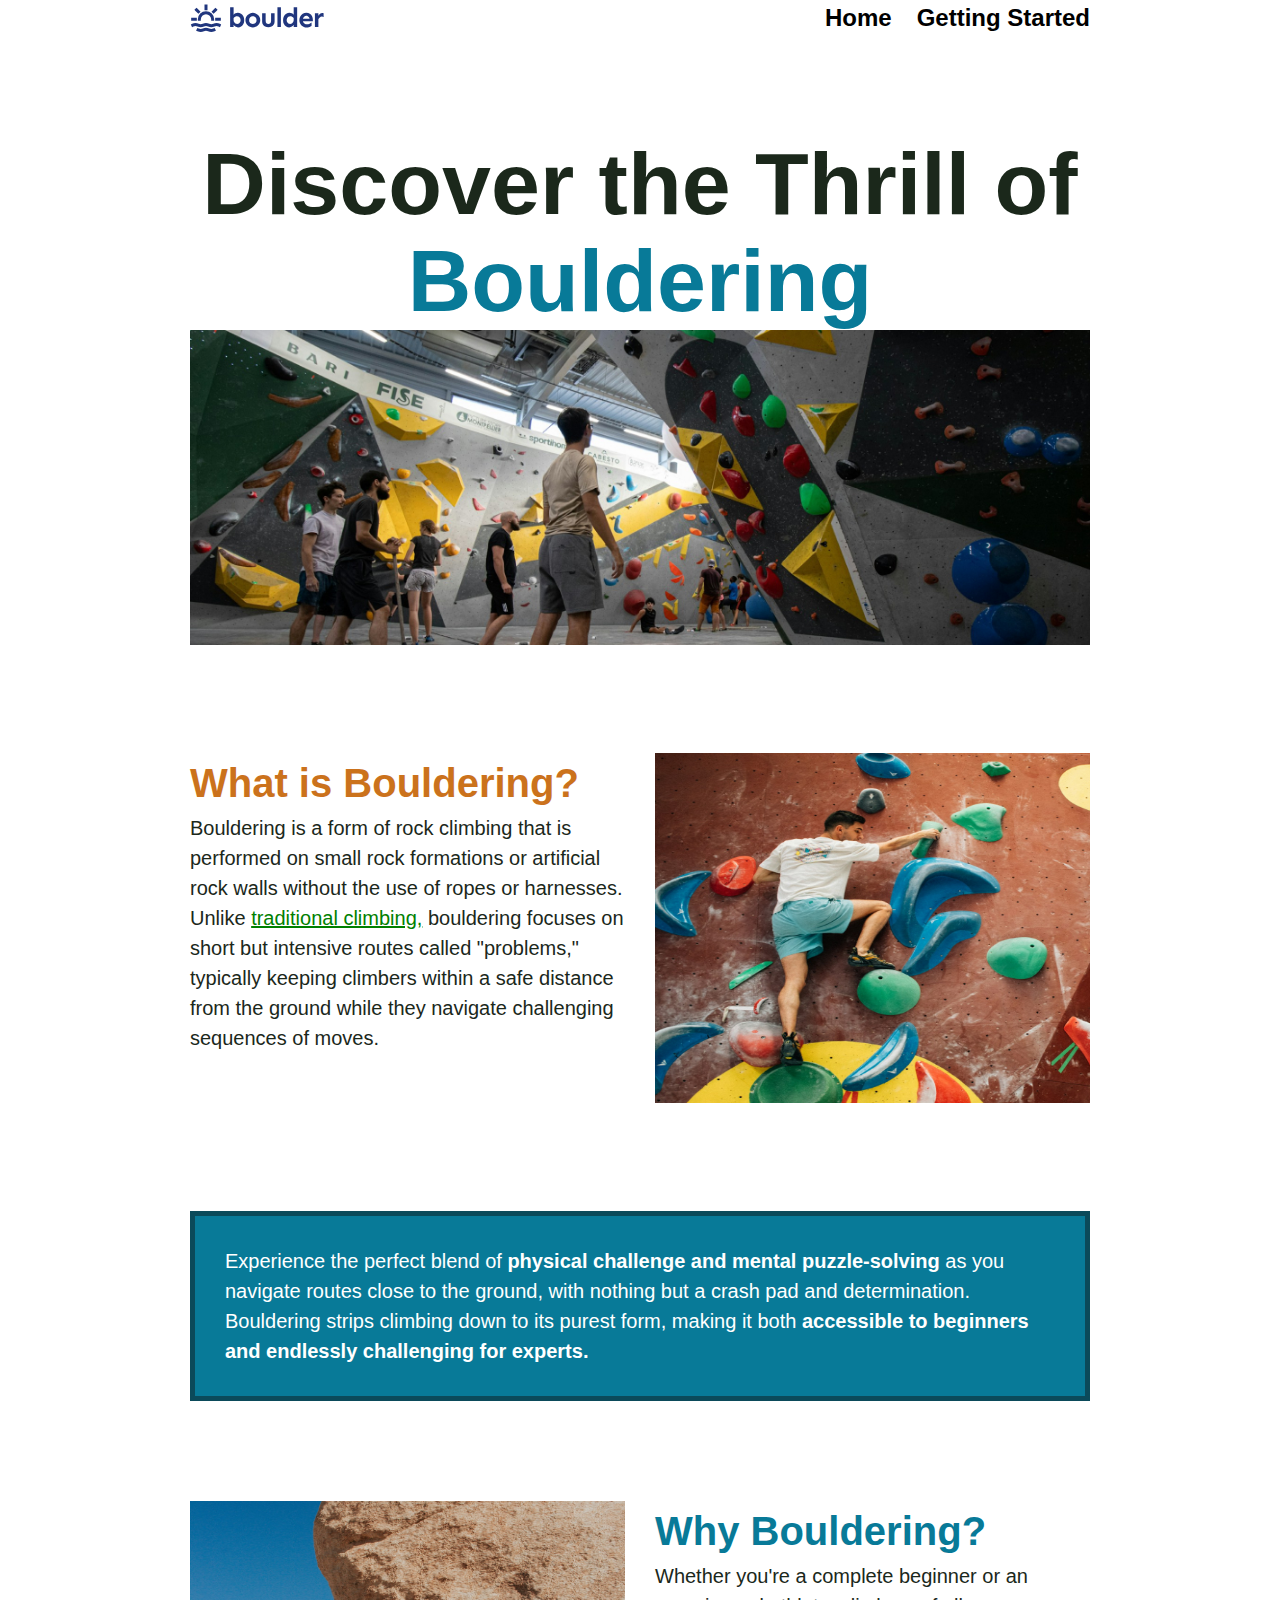
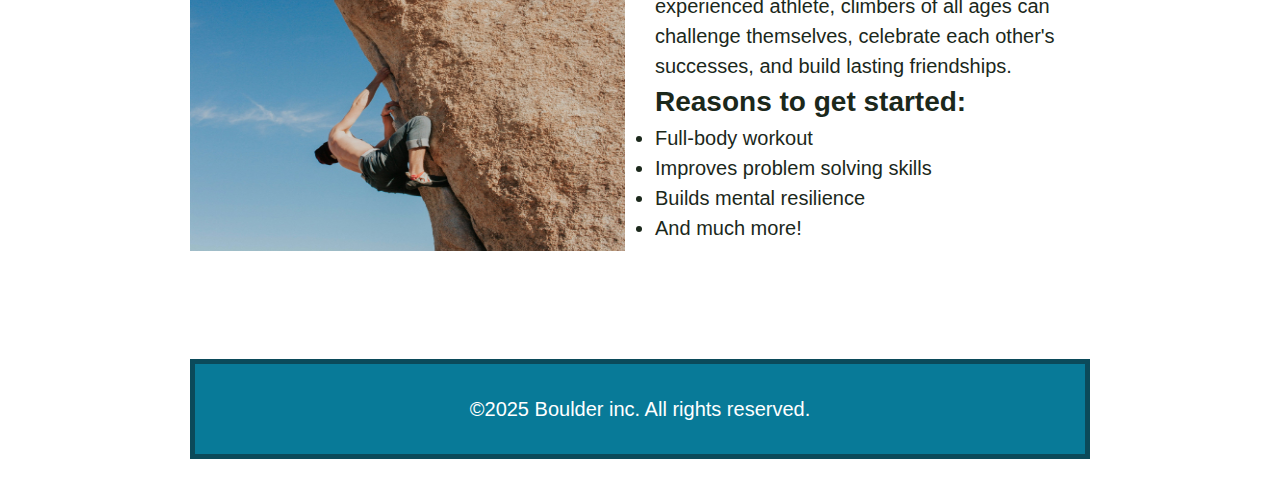
<file: index.html>
<!DOCTYPE html>
<html lang="en">
  <head>
    <meta charset="UTF-8" />
    <meta name="viewport" content="width=device-width, initial-scale=1.0" />
    <title>
        My fist Website
    </title>
    <link rel="stylesheet" href="/styles/styles.css">
  </head>

  <body>
    <div class="wrapper">
      <header>
        <img src="./images/logo.svg" alt="Boulder inc.">
        <nav>
            <ul>
                <li><a href="index.html">Home</a></li>
                <li><a href="getting.started.html">Getting Started</a></li>
            </ul>
        </nav>
      </header>
    

    <main>
      <div>
        <section>
            <h1>Discover the Thrill of <div class="teal-text">Bouldering</div></h1>
            <div  class="image-container">
              <img src="./images/bouldering-gym.jpg" alt="An indoor bouldering gym with a lot of people">
            </div>



          <section>
            <div class="wrapper">
              <div class="two-column-layout">
                <div>
                  <h2>What is Bouldering?</h2>
                  <p>Bouldering is a form of rock climbing that is performed on small rock formations or artificial rock walls without the use of ropes or harnesses. </p>
                  <p>Unlike <a href="https://en.wikipedia.org/wiki/Traditional_climbing">traditional climbing,</a>  bouldering focuses on short but intensive routes called "problems," typically keeping climbers within a safe distance from the ground while they navigate challenging sequences of moves.</p> 
                </div>
                <div >
                  <img src="images/what-is-bouldering.jpg" alt="" width="800" height="350">
                </div>
                </div>
            </div>
          </section>

          <div class="teal-bg">
            <div class="wrapper">
              <div class="padding">
                <p>Experience the perfect blend of <strong>physical challenge and mental puzzle-solving</strong> as you navigate routes close to the ground, with nothing but a crash pad and determination.</p> 
                  <p>Bouldering strips climbing down to its purest form, making it both <strong> accessible to beginners and endlessly challenging for experts.</strong></p>
              </div>
            </div>
          </div>

          
            <section>
              <div class="wrapper">
              <div class="two-column-layout">
                <div>
                  <img src="./images/why-bouldering.jpg" alt="a man climbing a mountain" width="700" height="350">
                </div>
                <div>
                  <h2><span class="teal-text">Why Bouldering?</span></h2>
                  <p>Whether you're a complete beginner  or an experienced athlete, climbers of all ages can challenge themselves, celebrate each other's successes, and build lasting friendships.
                  </p>
                  
                    <h3>Reasons to get started:</h3>
                    <ul>  
                        <li>Full-body workout</li>
                        <li>Improves problem solving skills</li> 
                        <li>Builds mental resilience</li>
                        <li>And much more!</li>
                    </ul>
                </div>
                </div>
              </div>
              </section>

        </section>
    </main>


    <footer class="teal-bg">
        <p>©2025 Boulder inc. All rights reserved.</p>
    </footer>
  </div>
  </body>
</html>
</file>
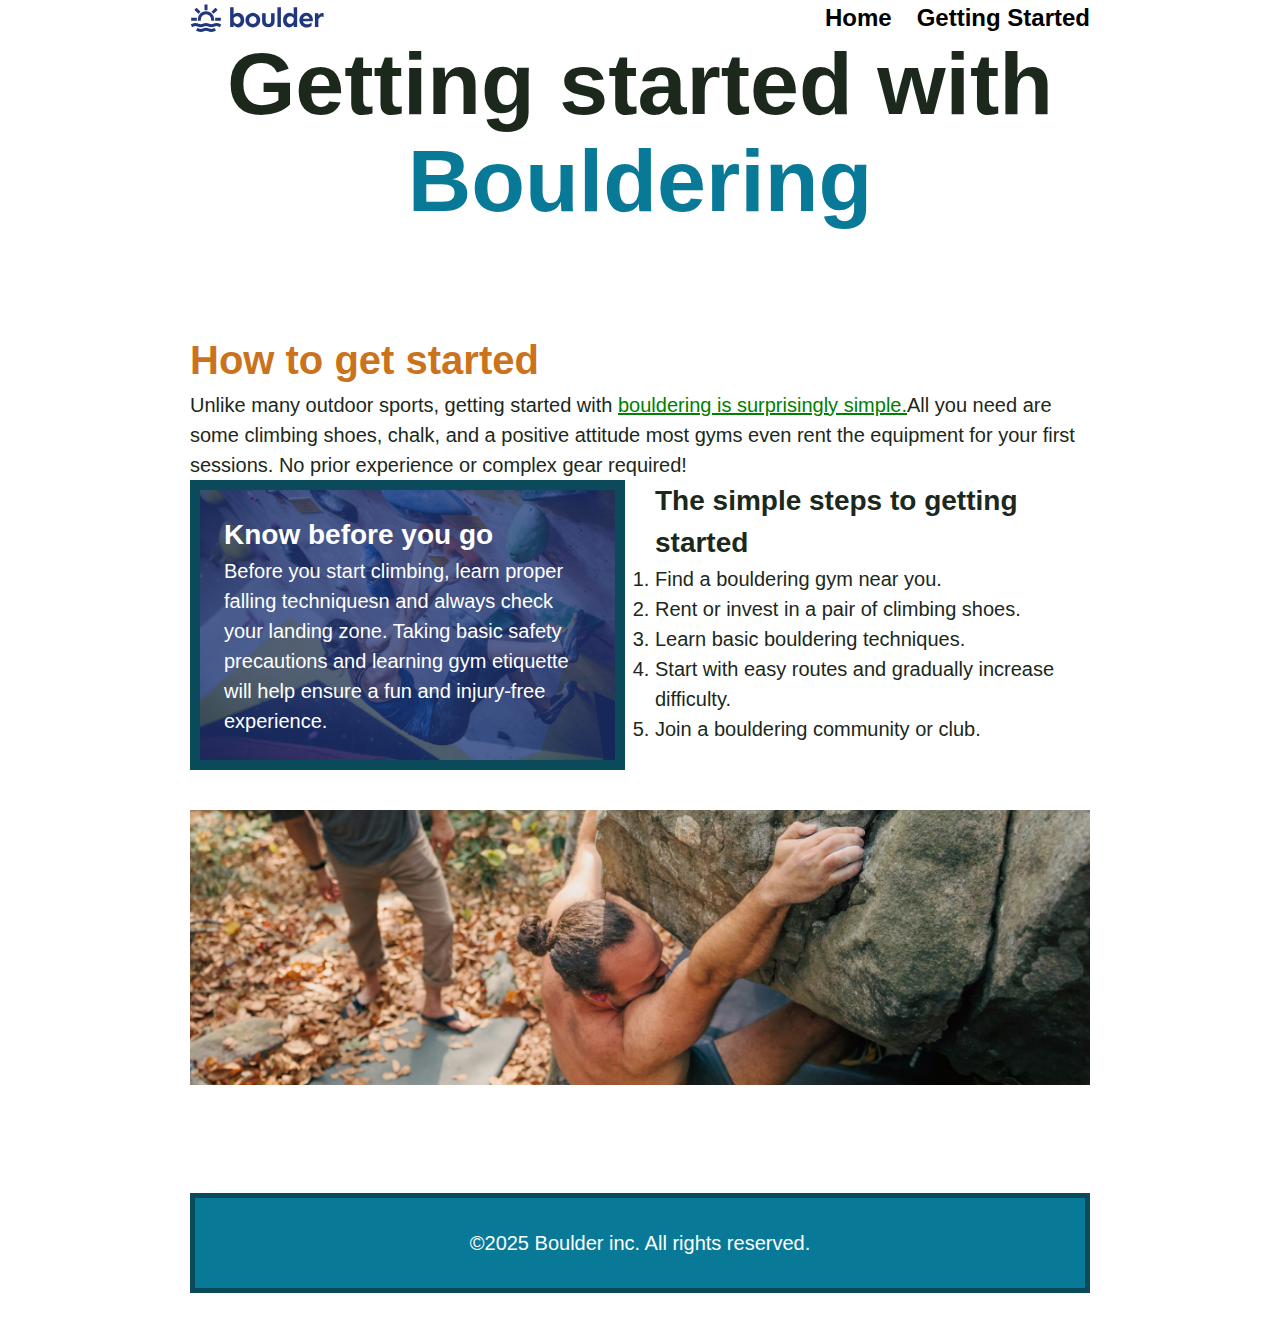
<file: getting.started.html>
<!DOCTYPE html>
<html lang="en">
<head>
    <meta charset="UTF-8">
    <meta name="viewport" content="width=device-width, initial-scale=1.0">
    <title>
        My fist Website
    </title>
    <link rel="stylesheet" href="/styles/styles.css">
</head>

<body>
    <div class="wrapper">
        <header>
            <img src="./images/logo.svg" alt="Boulder inc.">
            <nav>
                <ul>
                    <li><a href="index.html">Home</a></li>
                    <li><a href="getting.started.html">Getting Started</a></li>
                </ul>
            </nav>
          </header>
    
          
    
    <main>
            <h1>Getting started with <span class="teal-text">Bouldering</span></h1>

        <section> 
                <h2>How to get started</h2>
                <p>Unlike many outdoor sports, getting started with <a href="index.html"> bouldering is surprisingly simple.</a>All you need are some climbing shoes, chalk, and a positive attitude most gyms even rent the equipment for your first sessions. No prior experience or complex gear required!</p>
            
            <div class="two-column-layout">
            <div class="climber-bg">
                <h3>Know before you go</h3>
                <p>Before you start climbing, learn proper falling techniquesn and always check your landing zone.
                    Taking basic safety precautions and learning gym etiquette will help ensure a fun and injury-free experience.
                </p>
            </div>
        

            <div>
                <h3>The simple steps to getting started</h3>
                <ol>
                    <li>Find a bouldering gym near you.</li>
                    <li>Rent or invest in a pair of climbing shoes.</li>
                    <li>Learn basic bouldering techniques.</li>
                    <li>Start with easy routes and gradually increase difficulty.</li>
                    <li>Join a bouldering community or club.</li>
                </ol>     
            </div>
        </div>
            <div> 
                        <img src="./images/getting-started-outdoors.jpg" alt="an over head angleof shirtless man climbing a boulder outdoors. ">  
            </div>
        </section>
    </main>

    <footer class="teal-bg">
        <p>
            ©2025 Boulder inc. All rights reserved.
        </p>
    </footer>
    </div>
</body>
</html>
</file>
<file: styles/styles.css>
*{
    margin: 0px;
    padding: 0px;
    box-sizing: border-box;
}


body{
    font-family: sans-serif;
    font-size: 1.25rem;
    justify-content: center;
    color: #1b281b;
    line-height: 1.5;
}


header{
    text-align: center;
    display: flex;
    gap: 30px;
    justify-content: space-between;
}

.image-container{
    justify-content: center;
}

 nav{
    display: flex;
    gap: 30px;
    color: black;
    justify-content: space-around;
    font-size: larger;
    font-weight: 700;
}
nav ul{
    display: flex;
    gap: 25px;
    margin: 0;
    padding: 0;
}
nav ul li{
    text-decoration: none;
    list-style-type: none;
}
nav ul li a{
    text-decoration: none;
    list-style-type: none;
    color: black;
    font-weight: bold;
}
nav ul li a:hover ,a:focus-visible{
    cursor: pointer;
    color: #5f9b9f;
}

h1{
    color: #1b281b;
    font-size: 5.5rem;
    text-align: center;
    line-height: 1.1;
}

h2{
    color: #cb721c;
    font-size: 2.5rem;
}

h3{
    font-size: 1.75rem;
}

a {
    color: green;
}


a:hover,
a:focus-visible{
    color: #5f9b9f;
}

img{
    max-inline-size: 100%;
}

.wrapper{
    max-inline-size: 900px;
    margin-inline: auto;
}

.padding{
    padding: 30px;
}

.two-column-layout{
    display: grid;
    gap: 30px;
    margin-block-end: 40px;

    @media (width > 720px) {
        grid-template-columns: 1fr 1fr;
    }
}




.teal-text{
    color: #087A98;
}

.teal-bg{
    background-color: #087A98;
    background-size: cover;
    border: #0b4a5a solid 5px;
    color: #ffffff;
    padding: -20px;
}


section{
    margin-block: 100px;
}


.climber-bg{
    color: #fff;
    background-image: url(../images/simple-steps.jpg);
    padding: 24px;
    border: #0b4a5a solid 10px;

    background-repeat: no-repeat;
    background-position: center;
    background-size: cover;
}

.climbing-big p{
    color: #fff;
    margin-bottom: 30px;
    padding: 30px;
}


.pic{
    margin-top: -650px;
    
    margin-left: 200px;
}

.pic2{
      height: 50vh;
      margin-top: 100px;
      margin-right: 150px;
      margin-left: 150px;
    margin-bottom: 30px;
}

header{
    max-width: 6000rem;
    max-height: 1000px;
}

.image-container{
    text-align: center;
}


footer{
    padding: 30px;
    text-align: center;
    margin-top: 30px;
    margin-bottom: 30px;
    
}
</file>
